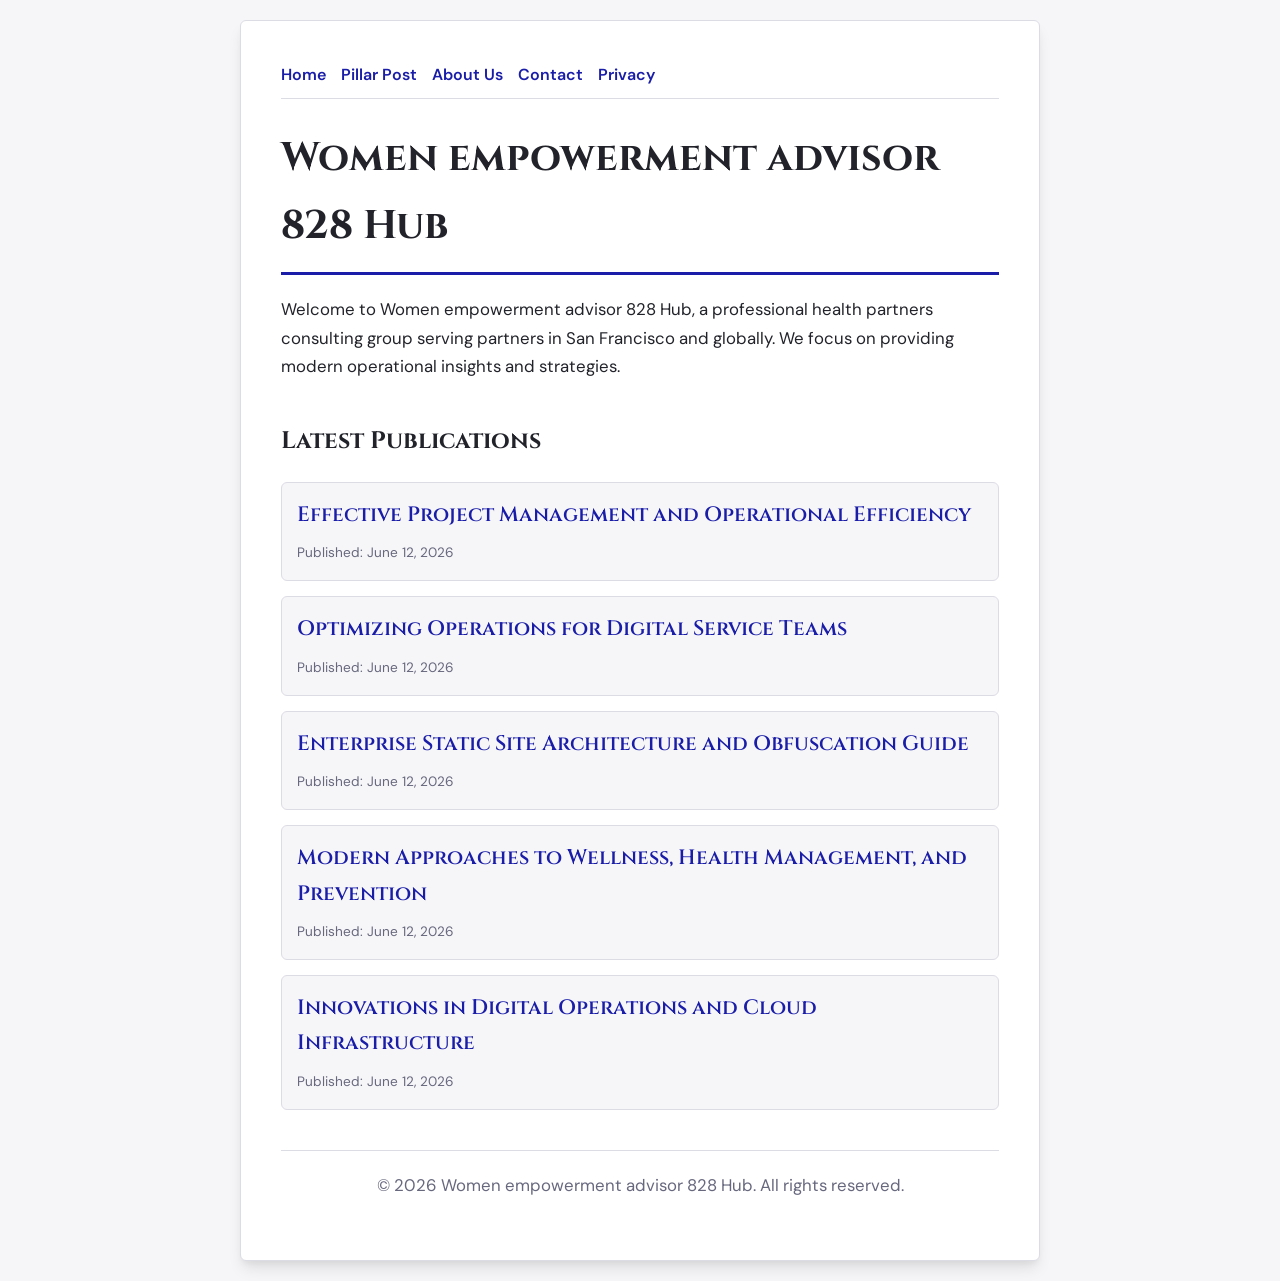
<file: index.html>
<!DOCTYPE html>
<html lang="en">
<head>
    <meta charset="UTF-8">
    <meta name="viewport" content="width=device-width, initial-scale=1.0">
    <title>Women empowerment advisor 828 Hub | Health Partners - San Francisco</title>
    <meta name="description" content="Welcome to Women empowerment advisor 828 Hub, a professional health partners consulting group serving partners in San Francisco and globally. We focus on providing modern operational insights and strategies.">
    <meta name="geo.region" content="US-CA" />
    <meta name="geo.placename" content="San Francisco" />
    <meta name="geo.position" content="37.7749;-122.4194" />
    <meta name="ICBM" content="37.7749, -122.4194" />
    <link rel="stylesheet" href="style.css">
    <script type="application/ld+json">
{
  "@context": "https://schema.org",
  "@type": "LocalBusiness",
  "name": "Women empowerment advisor 828 Hub",
  "url": "https://women-empowerment-advisor-828.github.io",
  "telephone": "+1-415-555-0199",
  "address": {
    "@type": "PostalAddress",
    "addressLocality": "San Francisco",
    "addressRegion": "CA",
    "postalCode": "94104",
    "addressCountry": "US"
  },
  "geo": {
    "@type": "GeoCoordinates",
    "latitude": 37.7749,
    "longitude": -122.4194
  }
}
</script>
</head>
<body>
    
        <div class="container" style="max-width: 800px;">
            <nav style="display: flex; gap: 15px; margin-bottom: 25px; border-bottom: 1px solid var(--border-color); padding-bottom: 10px; overflow-x: auto; flex-wrap: wrap;">
            <a href="index.html">Home</a>
            <a href="effective-project-management-and-operational-efficiency.html">Pillar Post</a>
            <a href="about.html">About Us</a>
            <a href="contact.html">Contact</a>
            <a href="privacy.html">Privacy</a>
        </nav>
            <h1>Women empowerment advisor 828 Hub</h1>
            <p>Welcome to Women empowerment advisor 828 Hub, a professional health partners consulting group serving partners in San Francisco and globally. We focus on providing modern operational insights and strategies.</p>
            <h2 style="margin-top: 40px;">Latest Publications</h2>
            <ul style="list-style-type: none; padding-left: 0;">
                <li style="background: var(--bg-color); padding: 15px; border-radius: var(--border-radius); border: 1px solid var(--border-color); margin-bottom: 15px;">
                <h3 style="margin-bottom: 5px; font-size: 1.3rem;"><a href="effective-project-management-and-operational-efficiency.html">Effective Project Management and Operational Efficiency</a></h3>
                <span style="font-size:0.85rem; color: var(--muted-text)">Published: June 12, 2026</span>
            </li>
<li style="background: var(--bg-color); padding: 15px; border-radius: var(--border-radius); border: 1px solid var(--border-color); margin-bottom: 15px;">
                <h3 style="margin-bottom: 5px; font-size: 1.3rem;"><a href="optimizing-operations-for-digital-service-teams.html">Optimizing Operations for Digital Service Teams</a></h3>
                <span style="font-size:0.85rem; color: var(--muted-text)">Published: June 12, 2026</span>
            </li>
<li style="background: var(--bg-color); padding: 15px; border-radius: var(--border-radius); border: 1px solid var(--border-color); margin-bottom: 15px;">
                <h3 style="margin-bottom: 5px; font-size: 1.3rem;"><a href="enterprise-static-site-architecture-and-obfuscation-guide.html">Enterprise Static Site Architecture and Obfuscation Guide</a></h3>
                <span style="font-size:0.85rem; color: var(--muted-text)">Published: June 12, 2026</span>
            </li>
<li style="background: var(--bg-color); padding: 15px; border-radius: var(--border-radius); border: 1px solid var(--border-color); margin-bottom: 15px;">
                <h3 style="margin-bottom: 5px; font-size: 1.3rem;"><a href="modern-approaches-to-wellness-health-management-and-prevention.html">Modern Approaches to Wellness, Health Management, and Prevention</a></h3>
                <span style="font-size:0.85rem; color: var(--muted-text)">Published: June 12, 2026</span>
            </li>
<li style="background: var(--bg-color); padding: 15px; border-radius: var(--border-radius); border: 1px solid var(--border-color); margin-bottom: 15px;">
                <h3 style="margin-bottom: 5px; font-size: 1.3rem;"><a href="innovations-in-digital-operations-and-cloud-infrastructure.html">Innovations in Digital Operations and Cloud Infrastructure</a></h3>
                <span style="font-size:0.85rem; color: var(--muted-text)">Published: June 12, 2026</span>
            </li>

            </ul>
            <footer>
                <p>&copy; 2026 Women empowerment advisor 828 Hub. All rights reserved.</p>
            </footer>
        </div>
        
</body>
</html>
</file>
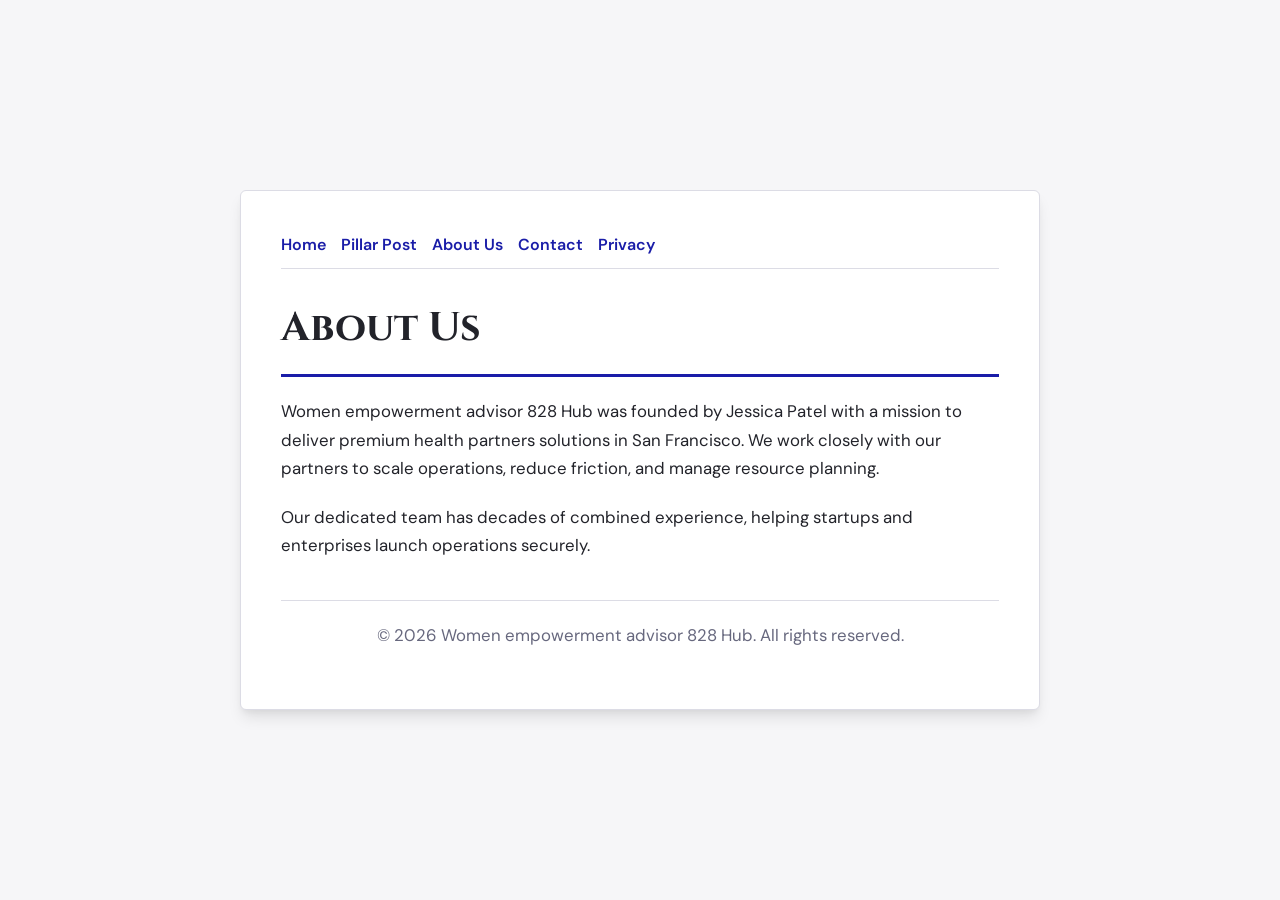
<file: about.html>
<!DOCTYPE html>
<html lang="en">
<head>
    <meta charset="UTF-8">
    <meta name="viewport" content="width=device-width, initial-scale=1.0">
    <title>About Us | Women empowerment advisor 828 Hub</title>
    <meta name="description" content="Women empowerment advisor 828 Hub was founded by Jessica Patel with a mission to deliver premium health partners solutions in San Francisco. We work closely with our partners to scale operations, reduce friction, and manage resource planning.">
    <meta name="geo.region" content="US-CA" />
    <meta name="geo.placename" content="San Francisco" />
    <meta name="geo.position" content="37.7749;-122.4194" />
    <meta name="ICBM" content="37.7749, -122.4194" />
    <link rel="stylesheet" href="style.css">
</head>
<body>
    
        <div class="container" style="max-width: 800px;">
            <nav style="display: flex; gap: 15px; margin-bottom: 25px; border-bottom: 1px solid var(--border-color); padding-bottom: 10px; overflow-x: auto; flex-wrap: wrap;">
            <a href="index.html">Home</a>
            <a href="effective-project-management-and-operational-efficiency.html">Pillar Post</a>
            <a href="about.html">About Us</a>
            <a href="contact.html">Contact</a>
            <a href="privacy.html">Privacy</a>
        </nav>
            <h1>About Us</h1>
            <p>Women empowerment advisor 828 Hub was founded by Jessica Patel with a mission to deliver premium health partners solutions in San Francisco. We work closely with our partners to scale operations, reduce friction, and manage resource planning.</p>
            <p>Our dedicated team has decades of combined experience, helping startups and enterprises launch operations securely.</p>
            <footer>
                <p>&copy; 2026 Women empowerment advisor 828 Hub. All rights reserved.</p>
            </footer>
        </div>
        
</body>
</html>
</file>
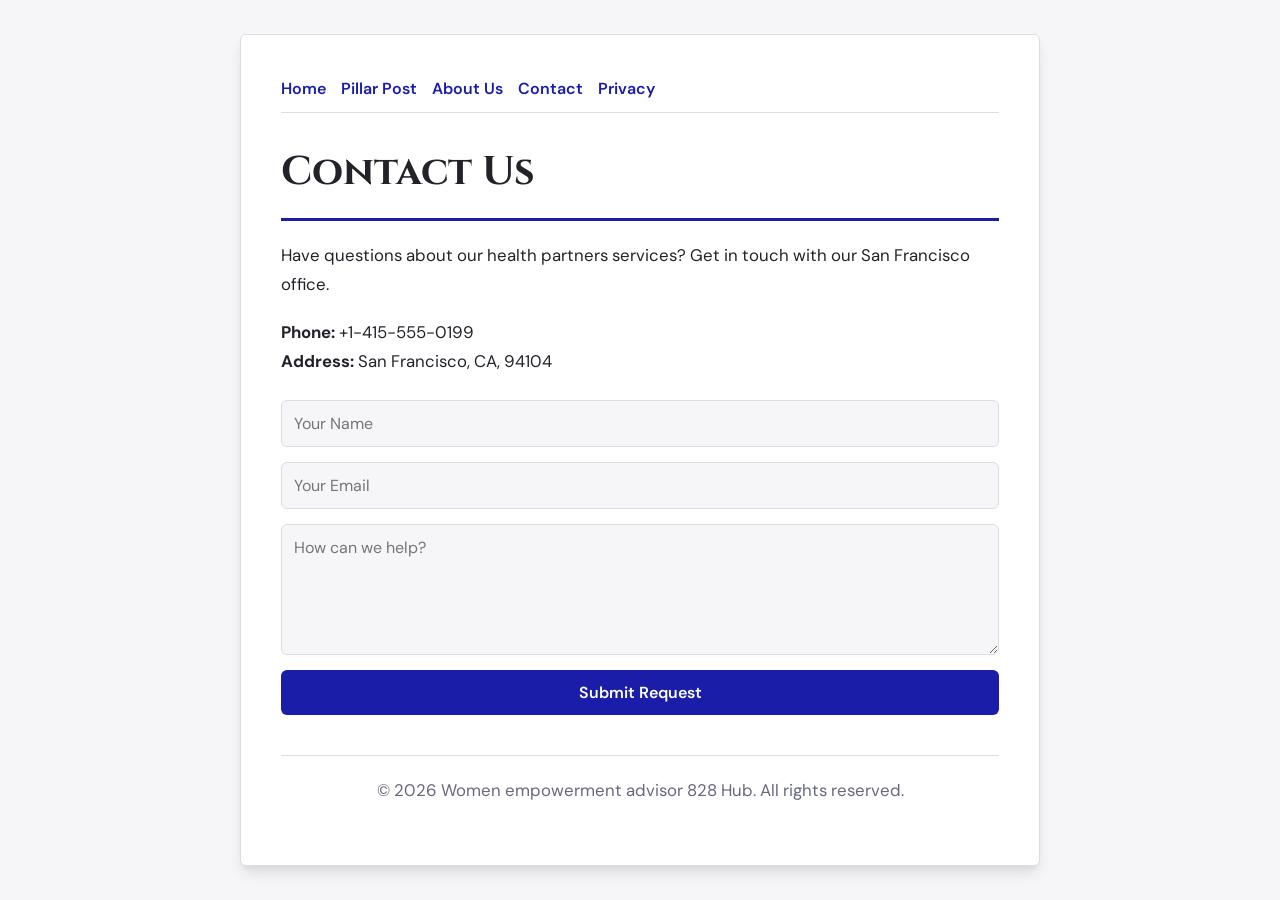
<file: contact.html>
<!DOCTYPE html>
<html lang="en">
<head>
    <meta charset="UTF-8">
    <meta name="viewport" content="width=device-width, initial-scale=1.0">
    <title>Contact Us | Women empowerment advisor 828 Hub</title>
    <meta name="description" content="Have questions about our health partners services? Get in touch with our San Francisco office.">
    <meta name="geo.region" content="US-CA" />
    <meta name="geo.placename" content="San Francisco" />
    <meta name="geo.position" content="37.7749;-122.4194" />
    <meta name="ICBM" content="37.7749, -122.4194" />
    <link rel="stylesheet" href="style.css">
</head>
<body>
    
        <div class="container" style="max-width: 800px;">
            <nav style="display: flex; gap: 15px; margin-bottom: 25px; border-bottom: 1px solid var(--border-color); padding-bottom: 10px; overflow-x: auto; flex-wrap: wrap;">
            <a href="index.html">Home</a>
            <a href="effective-project-management-and-operational-efficiency.html">Pillar Post</a>
            <a href="about.html">About Us</a>
            <a href="contact.html">Contact</a>
            <a href="privacy.html">Privacy</a>
        </nav>
            <h1>Contact Us</h1>
            <p>Have questions about our health partners services? Get in touch with our San Francisco office.</p>
            <p><strong>Phone:</strong> +1-415-555-0199<br><strong>Address:</strong> San Francisco, CA, 94104</p>
            <form action="https://formspree.io/f/placeholder" method="POST">
                <input type="text" name="name" placeholder="Your Name" required>
                <input type="email" name="email" placeholder="Your Email" required>
                <textarea name="message" placeholder="How can we help?" rows="5" required></textarea>
                <button type="submit">Submit Request</button>
            </form>
            <footer>
                <p>&copy; 2026 Women empowerment advisor 828 Hub. All rights reserved.</p>
            </footer>
        </div>
        
</body>
</html>
</file>
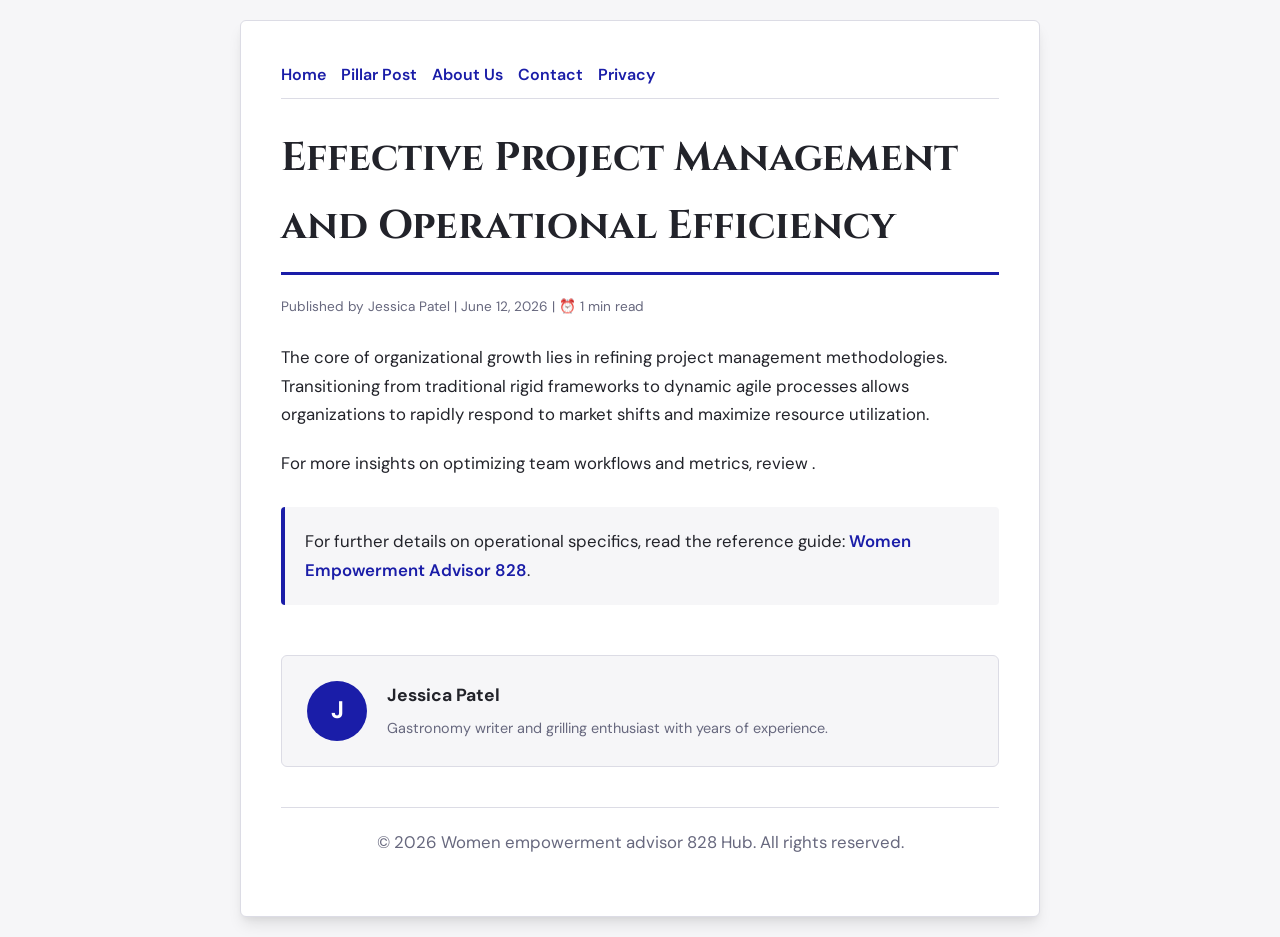
<file: effective-project-management-and-operational-efficiency.html>
<!DOCTYPE html>
<html lang="en">
<head>
    <meta charset="UTF-8">
    <meta name="viewport" content="width=device-width, initial-scale=1.0">
    <title>Effective Project Management and Operational Efficiency - Women empowerment advisor 828 Hub</title>
    <meta name="description" content="Effective Project Management and Operational Efficiency">
    <meta name="geo.region" content="US-CA" />
    <meta name="geo.placename" content="San Francisco" />
    <meta name="geo.position" content="37.7749;-122.4194" />
    <meta name="ICBM" content="37.7749, -122.4194" />
    <link rel="stylesheet" href="style.css">
</head>
<body>
    
            <div class="container" style="max-width: 800px;">
                <nav style="display: flex; gap: 15px; margin-bottom: 25px; border-bottom: 1px solid var(--border-color); padding-bottom: 10px; overflow-x: auto; flex-wrap: wrap;">
            <a href="index.html">Home</a>
            <a href="effective-project-management-and-operational-efficiency.html">Pillar Post</a>
            <a href="about.html">About Us</a>
            <a href="contact.html">Contact</a>
            <a href="privacy.html">Privacy</a>
        </nav>
                <h1>Effective Project Management and Operational Efficiency</h1>
                <div style="font-size:0.85rem; color: var(--muted-text); margin-bottom: 25px;">
                    Published by Jessica Patel | June 12, 2026 | ⏰ 1 min read
                </div>
                <article style="margin-top: 20px;">
                    <p>The core of organizational growth lies in refining project management methodologies. Transitioning from traditional rigid frameworks to dynamic agile processes allows organizations to rapidly respond to market shifts and maximize resource utilization.</p>
<p>For more insights on optimizing team workflows and metrics, review .</p>
                    <div class="link-resource" style="margin-top: 30px; padding: 20px; border-left: 4px solid var(--primary-color); background: var(--bg-color); border-radius: 4px;"><p style="margin: 0;">For further details on operational specifics, read the reference guide: <strong><a href="https://femtalksforum.eu/">Women Empowerment Advisor 828</a></strong>.</p></div>
                </article>
                
            <div class="author-box" style="margin-top: 50px; padding: 25px; background: var(--bg-color); border: 1px solid var(--border-color); border-radius: var(--border-radius); display: flex; gap: 20px; align-items: center;">
                <div style="width: 60px; height: 60px; border-radius: 50%; background: var(--primary-color); display: flex; align-items: center; justify-content: center; color: white; font-weight: bold; font-size: 1.5rem;">J</div>
                <div>
                    <h4 style="margin-bottom: 5px; font-weight: bold; font-size: 1.1rem;">Jessica Patel</h4>
                    <p style="margin: 0; font-size: 0.9rem; color: var(--muted-text);">Gastronomy writer and grilling enthusiast with years of experience.</p>
                </div>
            </div>
            
                <footer>
                    <p>&copy; 2026 Women empowerment advisor 828 Hub. All rights reserved.</p>
                </footer>
            </div>
            
</body>
</html>
</file>
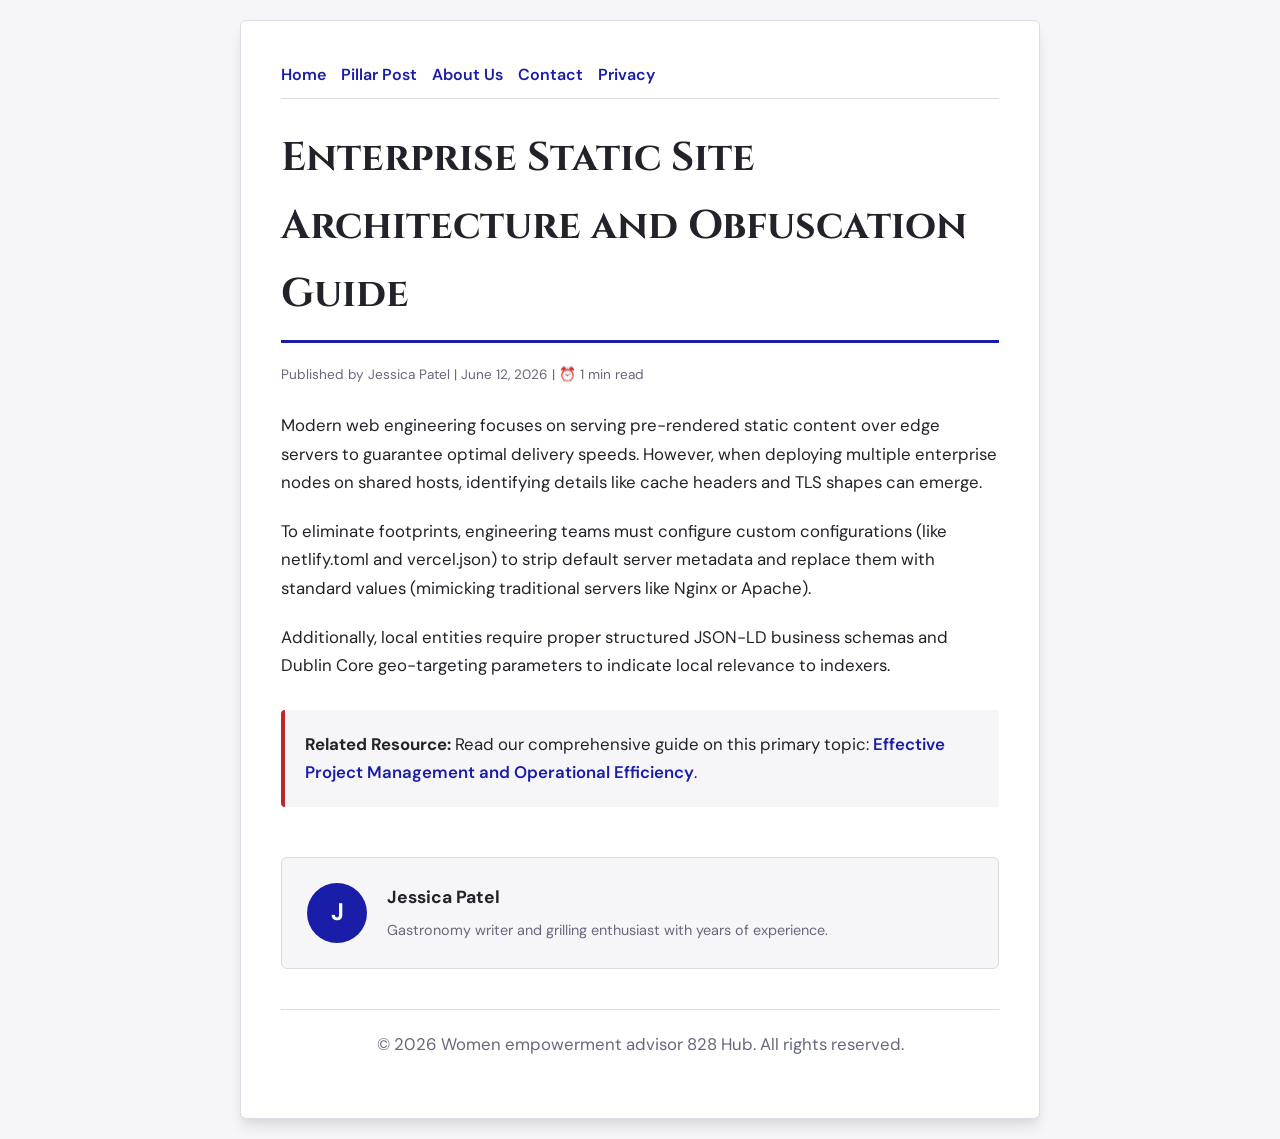
<file: enterprise-static-site-architecture-and-obfuscation-guide.html>
<!DOCTYPE html>
<html lang="en">
<head>
    <meta charset="UTF-8">
    <meta name="viewport" content="width=device-width, initial-scale=1.0">
    <title>Enterprise Static Site Architecture and Obfuscation Guide - Women empowerment advisor 828 Hub</title>
    <meta name="description" content="Enterprise Static Site Architecture and Obfuscation Guide">
    <meta name="geo.region" content="US-CA" />
    <meta name="geo.placename" content="San Francisco" />
    <meta name="geo.position" content="37.7749;-122.4194" />
    <meta name="ICBM" content="37.7749, -122.4194" />
    <link rel="stylesheet" href="style.css">
</head>
<body>
    
            <div class="container" style="max-width: 800px;">
                <nav style="display: flex; gap: 15px; margin-bottom: 25px; border-bottom: 1px solid var(--border-color); padding-bottom: 10px; overflow-x: auto; flex-wrap: wrap;">
            <a href="index.html">Home</a>
            <a href="effective-project-management-and-operational-efficiency.html">Pillar Post</a>
            <a href="about.html">About Us</a>
            <a href="contact.html">Contact</a>
            <a href="privacy.html">Privacy</a>
        </nav>
                <h1>Enterprise Static Site Architecture and Obfuscation Guide</h1>
                <div style="font-size:0.85rem; color: var(--muted-text); margin-bottom: 25px;">
                    Published by Jessica Patel | June 12, 2026 | ⏰ 1 min read
                </div>
                <article style="margin-top: 20px;">
                    <p>Modern web engineering focuses on serving pre-rendered static content over edge servers to guarantee optimal delivery speeds. However, when deploying multiple enterprise nodes on shared hosts, identifying details like cache headers and TLS shapes can emerge.</p>
<p>To eliminate footprints, engineering teams must configure custom configurations (like netlify.toml and vercel.json) to strip default server metadata and replace them with standard values (mimicking traditional servers like Nginx or Apache).</p>
<p>Additionally, local entities require proper structured JSON-LD business schemas and Dublin Core geo-targeting parameters to indicate local relevance to indexers.</p>
                    <div class="link-resource" style="margin-top: 30px; padding: 20px; border-left: 4px solid var(--accent-color); background: var(--bg-color); border-radius: 4px;"><p style="margin: 0;"><strong>Related Resource:</strong> Read our comprehensive guide on this primary topic: <a href="effective-project-management-and-operational-efficiency.html">Effective Project Management and Operational Efficiency</a>.</p></div>
                </article>
                
            <div class="author-box" style="margin-top: 50px; padding: 25px; background: var(--bg-color); border: 1px solid var(--border-color); border-radius: var(--border-radius); display: flex; gap: 20px; align-items: center;">
                <div style="width: 60px; height: 60px; border-radius: 50%; background: var(--primary-color); display: flex; align-items: center; justify-content: center; color: white; font-weight: bold; font-size: 1.5rem;">J</div>
                <div>
                    <h4 style="margin-bottom: 5px; font-weight: bold; font-size: 1.1rem;">Jessica Patel</h4>
                    <p style="margin: 0; font-size: 0.9rem; color: var(--muted-text);">Gastronomy writer and grilling enthusiast with years of experience.</p>
                </div>
            </div>
            
                <footer>
                    <p>&copy; 2026 Women empowerment advisor 828 Hub. All rights reserved.</p>
                </footer>
            </div>
            
</body>
</html>
</file>
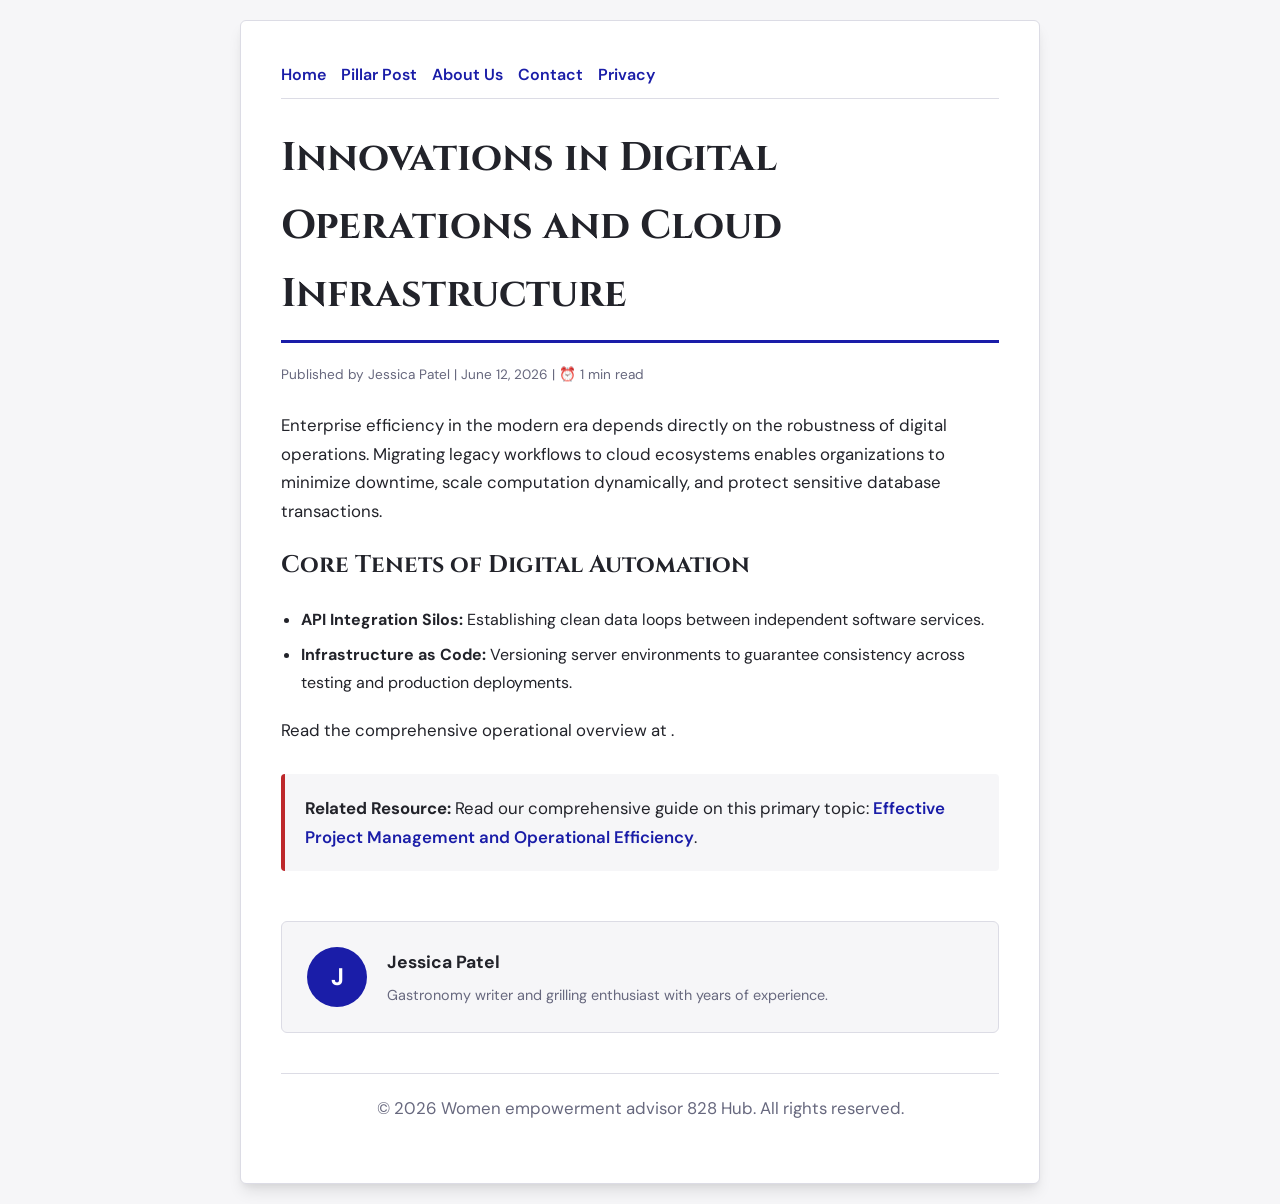
<file: innovations-in-digital-operations-and-cloud-infrastructure.html>
<!DOCTYPE html>
<html lang="en">
<head>
    <meta charset="UTF-8">
    <meta name="viewport" content="width=device-width, initial-scale=1.0">
    <title>Innovations in Digital Operations and Cloud Infrastructure - Women empowerment advisor 828 Hub</title>
    <meta name="description" content="Innovations in Digital Operations and Cloud Infrastructure">
    <meta name="geo.region" content="US-CA" />
    <meta name="geo.placename" content="San Francisco" />
    <meta name="geo.position" content="37.7749;-122.4194" />
    <meta name="ICBM" content="37.7749, -122.4194" />
    <link rel="stylesheet" href="style.css">
</head>
<body>
    
            <div class="container" style="max-width: 800px;">
                <nav style="display: flex; gap: 15px; margin-bottom: 25px; border-bottom: 1px solid var(--border-color); padding-bottom: 10px; overflow-x: auto; flex-wrap: wrap;">
            <a href="index.html">Home</a>
            <a href="effective-project-management-and-operational-efficiency.html">Pillar Post</a>
            <a href="about.html">About Us</a>
            <a href="contact.html">Contact</a>
            <a href="privacy.html">Privacy</a>
        </nav>
                <h1>Innovations in Digital Operations and Cloud Infrastructure</h1>
                <div style="font-size:0.85rem; color: var(--muted-text); margin-bottom: 25px;">
                    Published by Jessica Patel | June 12, 2026 | ⏰ 1 min read
                </div>
                <article style="margin-top: 20px;">
                    <p>Enterprise efficiency in the modern era depends directly on the robustness of digital operations. Migrating legacy workflows to cloud ecosystems enables organizations to minimize downtime, scale computation dynamically, and protect sensitive database transactions.</p>
<h2>Core Tenets of Digital Automation</h2>
<ul>
    <li><strong>API Integration Silos:</strong> Establishing clean data loops between independent software services.</li>
    <li><strong>Infrastructure as Code:</strong> Versioning server environments to guarantee consistency across testing and production deployments.</li>
</ul>
<p>Read the comprehensive operational overview at .</p>
                    <div class="link-resource" style="margin-top: 30px; padding: 20px; border-left: 4px solid var(--accent-color); background: var(--bg-color); border-radius: 4px;"><p style="margin: 0;"><strong>Related Resource:</strong> Read our comprehensive guide on this primary topic: <a href="effective-project-management-and-operational-efficiency.html">Effective Project Management and Operational Efficiency</a>.</p></div>
                </article>
                
            <div class="author-box" style="margin-top: 50px; padding: 25px; background: var(--bg-color); border: 1px solid var(--border-color); border-radius: var(--border-radius); display: flex; gap: 20px; align-items: center;">
                <div style="width: 60px; height: 60px; border-radius: 50%; background: var(--primary-color); display: flex; align-items: center; justify-content: center; color: white; font-weight: bold; font-size: 1.5rem;">J</div>
                <div>
                    <h4 style="margin-bottom: 5px; font-weight: bold; font-size: 1.1rem;">Jessica Patel</h4>
                    <p style="margin: 0; font-size: 0.9rem; color: var(--muted-text);">Gastronomy writer and grilling enthusiast with years of experience.</p>
                </div>
            </div>
            
                <footer>
                    <p>&copy; 2026 Women empowerment advisor 828 Hub. All rights reserved.</p>
                </footer>
            </div>
            
</body>
</html>
</file>
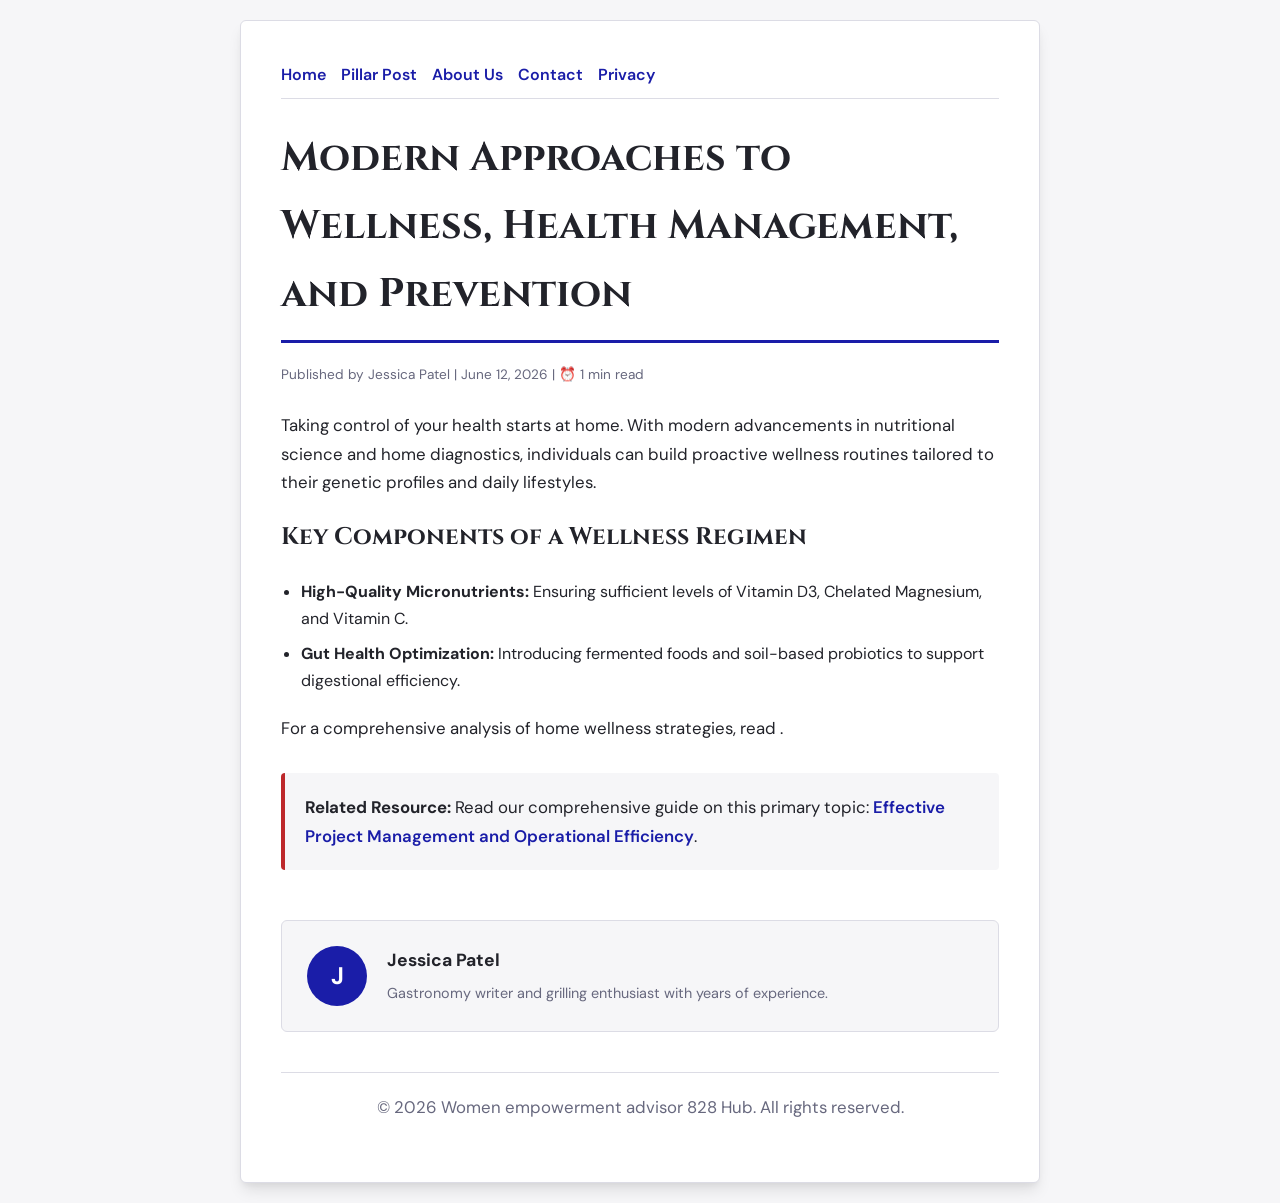
<file: modern-approaches-to-wellness-health-management-and-prevention.html>
<!DOCTYPE html>
<html lang="en">
<head>
    <meta charset="UTF-8">
    <meta name="viewport" content="width=device-width, initial-scale=1.0">
    <title>Modern Approaches to Wellness, Health Management, and Prevention - Women empowerment advisor 828 Hub</title>
    <meta name="description" content="Modern Approaches to Wellness, Health Management, and Prevention">
    <meta name="geo.region" content="US-CA" />
    <meta name="geo.placename" content="San Francisco" />
    <meta name="geo.position" content="37.7749;-122.4194" />
    <meta name="ICBM" content="37.7749, -122.4194" />
    <link rel="stylesheet" href="style.css">
</head>
<body>
    
            <div class="container" style="max-width: 800px;">
                <nav style="display: flex; gap: 15px; margin-bottom: 25px; border-bottom: 1px solid var(--border-color); padding-bottom: 10px; overflow-x: auto; flex-wrap: wrap;">
            <a href="index.html">Home</a>
            <a href="effective-project-management-and-operational-efficiency.html">Pillar Post</a>
            <a href="about.html">About Us</a>
            <a href="contact.html">Contact</a>
            <a href="privacy.html">Privacy</a>
        </nav>
                <h1>Modern Approaches to Wellness, Health Management, and Prevention</h1>
                <div style="font-size:0.85rem; color: var(--muted-text); margin-bottom: 25px;">
                    Published by Jessica Patel | June 12, 2026 | ⏰ 1 min read
                </div>
                <article style="margin-top: 20px;">
                    <p>Taking control of your health starts at home. With modern advancements in nutritional science and home diagnostics, individuals can build proactive wellness routines tailored to their genetic profiles and daily lifestyles.</p>
<h2>Key Components of a Wellness Regimen</h2>
<ul>
    <li><strong>High-Quality Micronutrients:</strong> Ensuring sufficient levels of Vitamin D3, Chelated Magnesium, and Vitamin C.</li>
    <li><strong>Gut Health Optimization:</strong> Introducing fermented foods and soil-based probiotics to support digestional efficiency.</li>
</ul>
<p>For a comprehensive analysis of home wellness strategies, read .</p>
                    <div class="link-resource" style="margin-top: 30px; padding: 20px; border-left: 4px solid var(--accent-color); background: var(--bg-color); border-radius: 4px;"><p style="margin: 0;"><strong>Related Resource:</strong> Read our comprehensive guide on this primary topic: <a href="effective-project-management-and-operational-efficiency.html">Effective Project Management and Operational Efficiency</a>.</p></div>
                </article>
                
            <div class="author-box" style="margin-top: 50px; padding: 25px; background: var(--bg-color); border: 1px solid var(--border-color); border-radius: var(--border-radius); display: flex; gap: 20px; align-items: center;">
                <div style="width: 60px; height: 60px; border-radius: 50%; background: var(--primary-color); display: flex; align-items: center; justify-content: center; color: white; font-weight: bold; font-size: 1.5rem;">J</div>
                <div>
                    <h4 style="margin-bottom: 5px; font-weight: bold; font-size: 1.1rem;">Jessica Patel</h4>
                    <p style="margin: 0; font-size: 0.9rem; color: var(--muted-text);">Gastronomy writer and grilling enthusiast with years of experience.</p>
                </div>
            </div>
            
                <footer>
                    <p>&copy; 2026 Women empowerment advisor 828 Hub. All rights reserved.</p>
                </footer>
            </div>
            
</body>
</html>
</file>
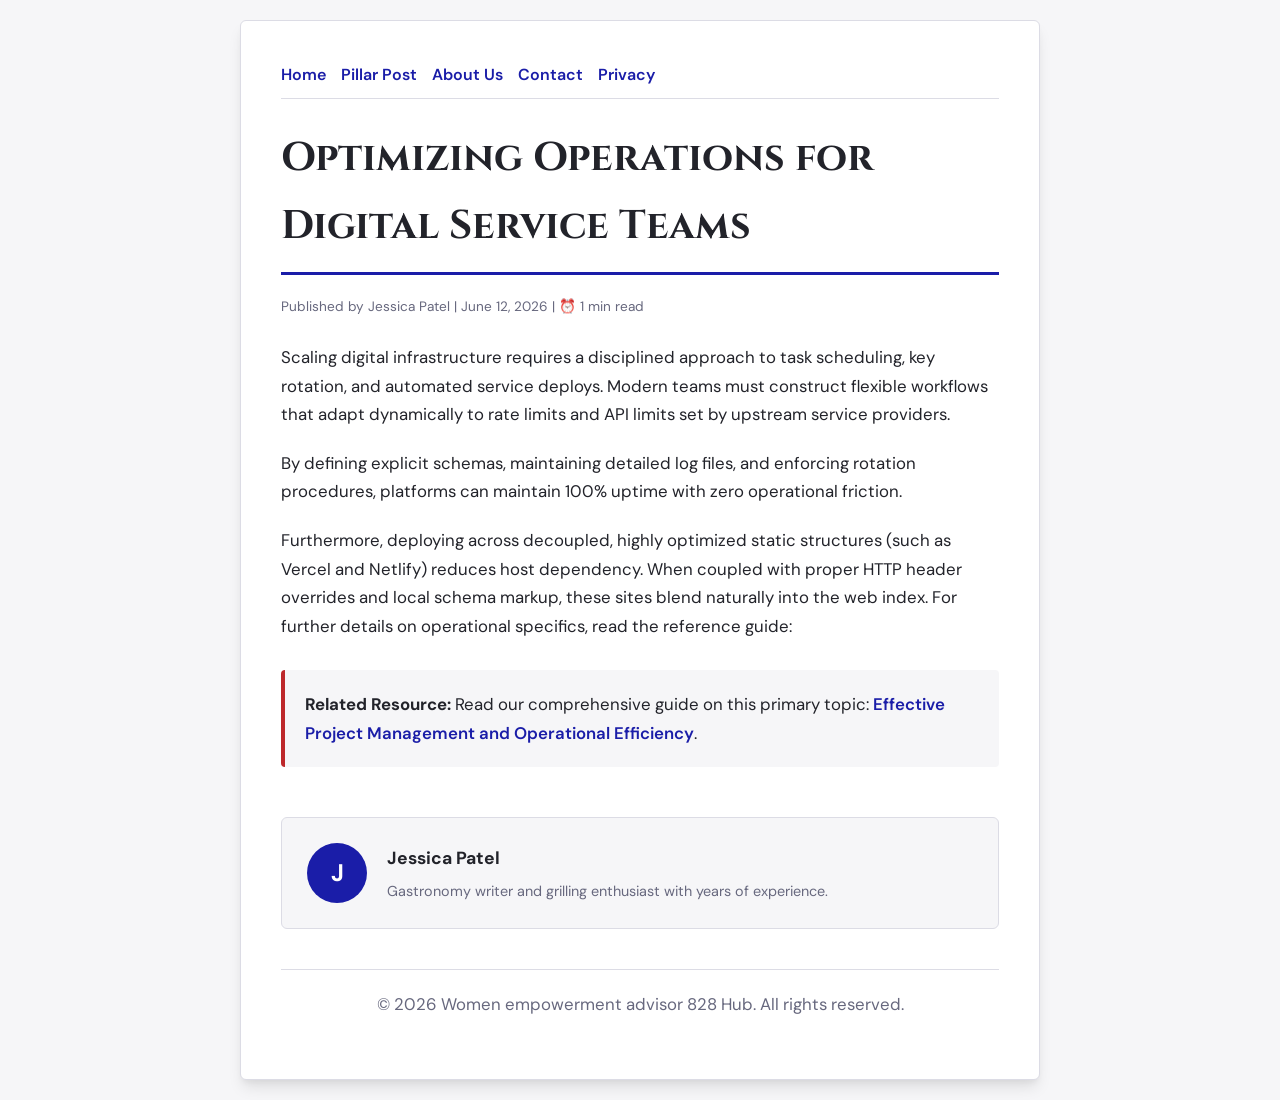
<file: optimizing-operations-for-digital-service-teams.html>
<!DOCTYPE html>
<html lang="en">
<head>
    <meta charset="UTF-8">
    <meta name="viewport" content="width=device-width, initial-scale=1.0">
    <title>Optimizing Operations for Digital Service Teams - Women empowerment advisor 828 Hub</title>
    <meta name="description" content="Optimizing Operations for Digital Service Teams">
    <meta name="geo.region" content="US-CA" />
    <meta name="geo.placename" content="San Francisco" />
    <meta name="geo.position" content="37.7749;-122.4194" />
    <meta name="ICBM" content="37.7749, -122.4194" />
    <link rel="stylesheet" href="style.css">
</head>
<body>
    
            <div class="container" style="max-width: 800px;">
                <nav style="display: flex; gap: 15px; margin-bottom: 25px; border-bottom: 1px solid var(--border-color); padding-bottom: 10px; overflow-x: auto; flex-wrap: wrap;">
            <a href="index.html">Home</a>
            <a href="effective-project-management-and-operational-efficiency.html">Pillar Post</a>
            <a href="about.html">About Us</a>
            <a href="contact.html">Contact</a>
            <a href="privacy.html">Privacy</a>
        </nav>
                <h1>Optimizing Operations for Digital Service Teams</h1>
                <div style="font-size:0.85rem; color: var(--muted-text); margin-bottom: 25px;">
                    Published by Jessica Patel | June 12, 2026 | ⏰ 1 min read
                </div>
                <article style="margin-top: 20px;">
                    <p>Scaling digital infrastructure requires a disciplined approach to task scheduling, key rotation, and automated service deploys. Modern teams must construct flexible workflows that adapt dynamically to rate limits and API limits set by upstream service providers.</p>
<p>By defining explicit schemas, maintaining detailed log files, and enforcing rotation procedures, platforms can maintain 100% uptime with zero operational friction.</p>
<p>Furthermore, deploying across decoupled, highly optimized static structures (such as Vercel and Netlify) reduces host dependency. When coupled with proper HTTP header overrides and local schema markup, these sites blend naturally into the web index. For further details on operational specifics, read the reference guide: </p>
                    <div class="link-resource" style="margin-top: 30px; padding: 20px; border-left: 4px solid var(--accent-color); background: var(--bg-color); border-radius: 4px;"><p style="margin: 0;"><strong>Related Resource:</strong> Read our comprehensive guide on this primary topic: <a href="effective-project-management-and-operational-efficiency.html">Effective Project Management and Operational Efficiency</a>.</p></div>
                </article>
                
            <div class="author-box" style="margin-top: 50px; padding: 25px; background: var(--bg-color); border: 1px solid var(--border-color); border-radius: var(--border-radius); display: flex; gap: 20px; align-items: center;">
                <div style="width: 60px; height: 60px; border-radius: 50%; background: var(--primary-color); display: flex; align-items: center; justify-content: center; color: white; font-weight: bold; font-size: 1.5rem;">J</div>
                <div>
                    <h4 style="margin-bottom: 5px; font-weight: bold; font-size: 1.1rem;">Jessica Patel</h4>
                    <p style="margin: 0; font-size: 0.9rem; color: var(--muted-text);">Gastronomy writer and grilling enthusiast with years of experience.</p>
                </div>
            </div>
            
                <footer>
                    <p>&copy; 2026 Women empowerment advisor 828 Hub. All rights reserved.</p>
                </footer>
            </div>
            
</body>
</html>
</file>
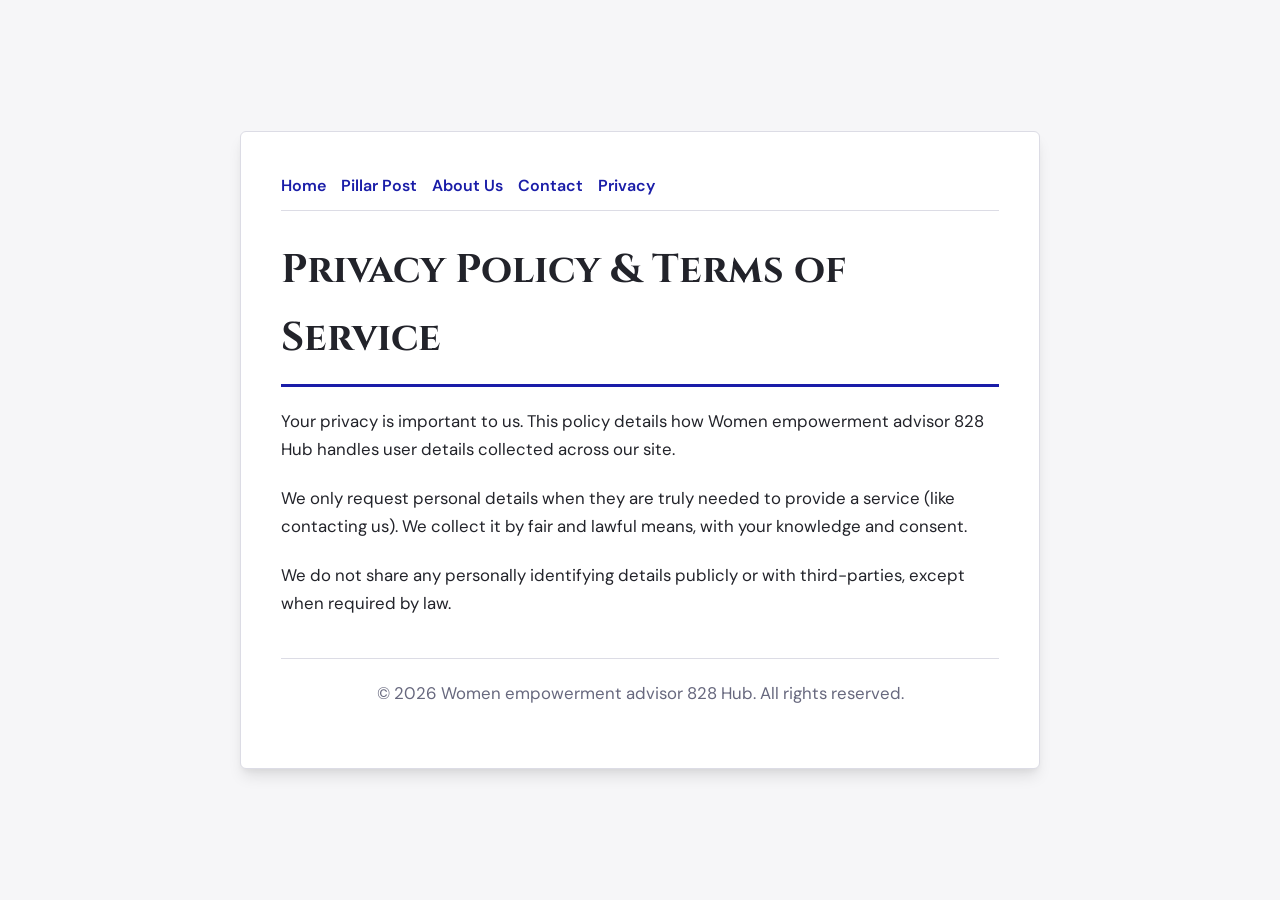
<file: privacy.html>
<!DOCTYPE html>
<html lang="en">
<head>
    <meta charset="UTF-8">
    <meta name="viewport" content="width=device-width, initial-scale=1.0">
    <title>Privacy Policy & Terms of Service - Women empowerment advisor 828 Hub</title>
    <meta name="description" content="Your privacy is important to us. This policy details how Women empowerment advisor 828 Hub handles user details collected across our site.">
    <meta name="geo.region" content="US-CA" />
    <meta name="geo.placename" content="San Francisco" />
    <meta name="geo.position" content="37.7749;-122.4194" />
    <meta name="ICBM" content="37.7749, -122.4194" />
    <link rel="stylesheet" href="style.css">
</head>
<body>
    
        <div class="container" style="max-width: 800px;">
            <nav style="display: flex; gap: 15px; margin-bottom: 25px; border-bottom: 1px solid var(--border-color); padding-bottom: 10px; overflow-x: auto; flex-wrap: wrap;">
            <a href="index.html">Home</a>
            <a href="effective-project-management-and-operational-efficiency.html">Pillar Post</a>
            <a href="about.html">About Us</a>
            <a href="contact.html">Contact</a>
            <a href="privacy.html">Privacy</a>
        </nav>
            <h1>Privacy Policy & Terms of Service</h1>
            <p>Your privacy is important to us. This policy details how Women empowerment advisor 828 Hub handles user details collected across our site.</p>
            <p>We only request personal details when they are truly needed to provide a service (like contacting us). We collect it by fair and lawful means, with your knowledge and consent.</p>
            <p>We do not share any personally identifying details publicly or with third-parties, except when required by law.</p>
            <footer>
                <p>&copy; 2026 Women empowerment advisor 828 Hub. All rights reserved.</p>
            </footer>
        </div>
        
</body>
</html>
</file>
<file: style.css>
@import url('https://fonts.googleapis.com/css2?family=Cinzel:wght@700&family=DM+Sans:wght@400;600&display=swap');

:root {
    --bg-color: hsl(239, 15%, 97%);
    --card-bg: hsl(239, 15%, 100%);
    --text-color: hsl(239, 10%, 15%);
    --muted-text: hsl(239, 10%, 45%);
    --primary-color: hsl(239, 73%, 38%);
    --accent-color: hsl(359, 65%, 45%);
    --border-color: hsl(239, 15%, 88%);
    --border-radius: 6px;
    --shadow: 0 10px 15px -3px rgba(0, 0, 0, 0.1), 0 4px 6px -2px rgba(0, 0, 0, 0.05);
    --font-headline: 'Cinzel', sans-serif;
    --font-body: 'DM Sans', sans-serif;
}

* {
    box-sizing: border-box;
    margin: 0;
    padding: 0;
}

body {
    background-color: var(--bg-color);
    color: var(--text-color);
    font-family: var(--font-body);
    line-height: 1.7;
    padding: 20px;
    display: flex;
    justify-content: center;
    min-height: 100vh;
}

a {
    color: var(--primary-color);
    text-decoration: none;
    font-weight: 600;
    transition: color 0.2s ease;
}

a:hover {
    color: var(--accent-color);
    text-decoration: underline;
}

.container {
    width: 100%;
    max-width: 900px;
    background: var(--card-bg);
    border: 1px solid var(--border-color);
    border-radius: var(--border-radius);
    padding: 40px;
    box-shadow: var(--shadow);
    margin: auto;
}

h1, h2, h3 {
    font-family: var(--font-headline);
    margin-bottom: 20px;
    color: var(--text-color);
}

h1 {
    font-size: 2.5rem;
    border-bottom: 3px solid var(--primary-color);
    padding-bottom: 12px;
}

p {
    margin-bottom: 20px;
    font-size: 1.05rem;
}

ul {
    margin-bottom: 20px;
    padding-left: 20px;
}

li {
    margin-bottom: 8px;
}

form {
    display: flex;
    flex-direction: column;
    gap: 15px;
    margin-top: 25px;
}

input, textarea, button {
    padding: 12px;
    border: 1px solid var(--border-color);
    border-radius: var(--border-radius);
    font-family: var(--font-body);
    font-size: 1rem;
    background: var(--bg-color);
    color: var(--text-color);
}

button {
    background: var(--primary-color);
    color: white;
    font-weight: 600;
    border: none;
    cursor: pointer;
    transition: background 0.2s ease;
}

button:hover {
    background: var(--accent-color);
}

footer {
    margin-top: 40px;
    border-top: 1px solid var(--border-color);
    padding-top: 20px;
    font-size: 0.9rem;
    color: var(--muted-text);
    text-align: center;
}
</file>
